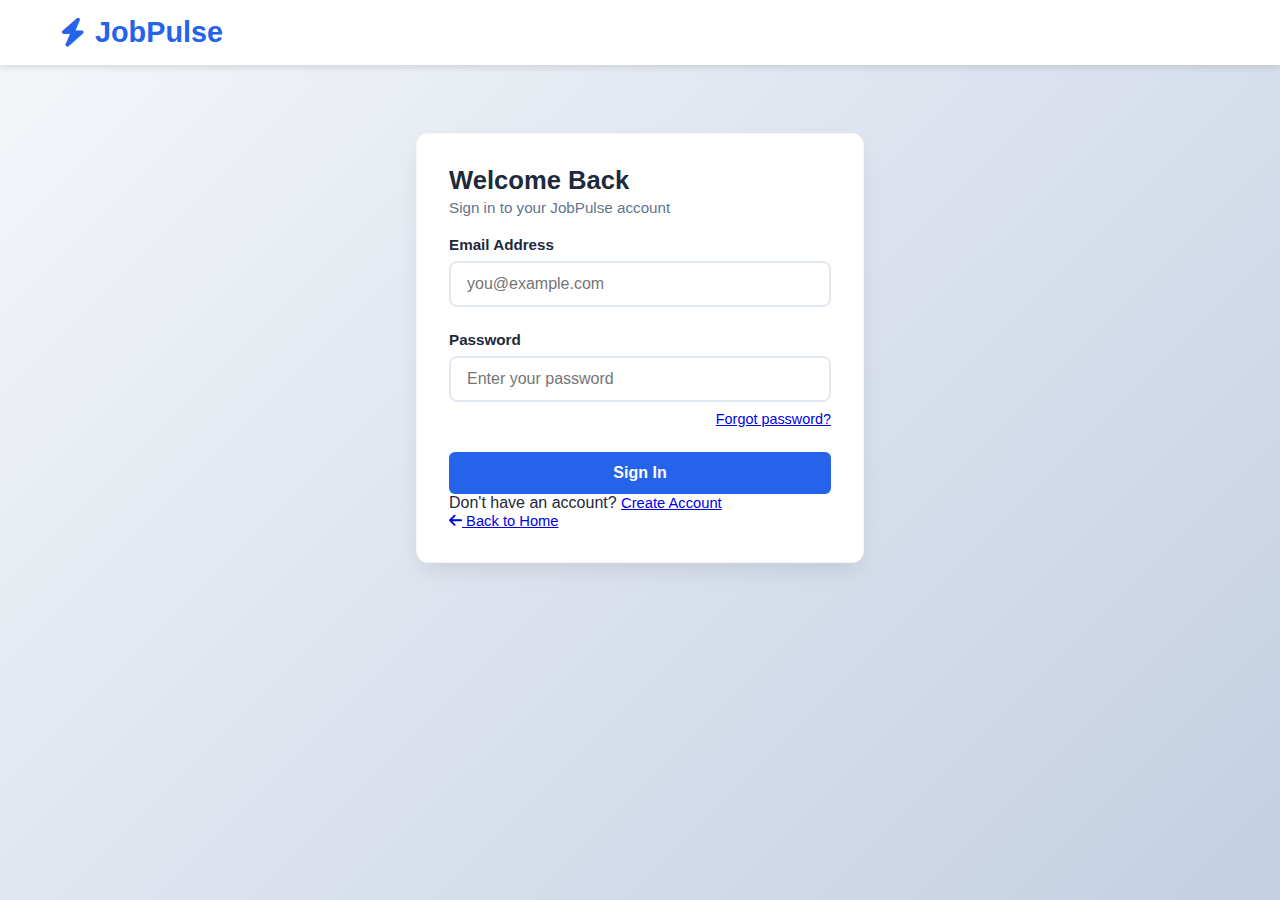
<file: JobPulse-Frontend/job-details.html>
<!-- job-details.html -->
<!DOCTYPE html>
<html lang="en">
  <head>
    <meta charset="UTF-8" />
    <meta name="viewport" content="width=device-width, initial-scale=1.0" />
    <title>Job Details - JobPulse</title>
    <link rel="stylesheet" href="css/style.css" />
    <link
      rel="stylesheet"
      href="https://cdnjs.cloudflare.com/ajax/libs/font-awesome/6.4.0/css/all.min.css"
    />
    <style>
      /* Job Details Page Styles */
      .job-details-container {
        max-width: 1000px;
        margin: 0 auto;
        padding: 2rem 1rem;
      }

      .back-link {
        display: inline-flex;
        align-items: center;
        gap: 0.5rem;
        color: var(--primary);
        text-decoration: none;
        font-weight: 500;
        margin-bottom: 2rem;
      }

      .back-link:hover {
        text-decoration: underline;
      }

      .job-details-card {
        background: white;
        border-radius: 12px;
        padding: 2rem;
        box-shadow: var(--shadow);
        margin-bottom: 2rem;
      }

      .job-header {
        display: flex;
        justify-content: space-between;
        align-items: flex-start;
        margin-bottom: 2rem;
        padding-bottom: 1.5rem;
        border-bottom: 2px solid var(--gray);
      }

      .job-title-section h1 {
        font-size: 2rem;
        color: var(--dark);
        margin-bottom: 0.5rem;
      }

      .job-company {
        font-size: 1.2rem;
        color: var(--primary);
        font-weight: 600;
        margin-bottom: 0.5rem;
      }

      .job-location {
        color: var(--secondary);
        display: flex;
        align-items: center;
        gap: 0.5rem;
        margin-bottom: 1rem;
      }

      .job-meta {
        display: flex;
        flex-wrap: wrap;
        gap: 1rem;
        margin-top: 1rem;
      }

      .job-meta-item {
        display: flex;
        align-items: center;
        gap: 0.5rem;
        color: var(--secondary);
        background: var(--gray);
        padding: 0.5rem 1rem;
        border-radius: 6px;
      }

      .job-salary-section {
        text-align: right;
      }

      .salary-amount {
        font-size: 1.8rem;
        font-weight: 700;
        color: #10b981;
        margin-bottom: 0.5rem;
      }

      .salary-period {
        color: var(--secondary);
        font-size: 0.9rem;
      }

      .job-status-badge {
        display: inline-block;
        padding: 0.25rem 0.75rem;
        border-radius: 20px;
        font-size: 0.8rem;
        font-weight: 600;
        margin-left: 1rem;
      }

      .status-active {
        background: #d1fae5;
        color: #065f46;
      }

      .status-inactive {
        background: #fee2e2;
        color: #991b1b;
      }

      .job-content {
        display: grid;
        grid-template-columns: 2fr 1fr;
        gap: 2rem;
      }

      .job-main-content {
        line-height: 1.6;
      }

      .job-sidebar {
        background: #f8fafc;
        padding: 1.5rem;
        border-radius: 8px;
        border: 1px solid var(--gray);
      }

      .section-title {
        font-size: 1.2rem;
        font-weight: 600;
        color: var(--dark);
        margin: 1.5rem 0 1rem;
        padding-bottom: 0.5rem;
        border-bottom: 2px solid var(--gray);
      }

      .section-title:first-child {
        margin-top: 0;
      }

      .job-description {
        color: var(--dark);
        line-height: 1.8;
        white-space: pre-line;
      }

      .requirements-list,
      .responsibilities-list {
        list-style-type: none;
        padding-left: 0;
      }

      .requirements-list li,
      .responsibilities-list li {
        padding: 0.5rem 0;
        color: var(--dark);
        display: flex;
        align-items: flex-start;
        gap: 0.75rem;
      }

      .requirements-list li:before,
      .responsibilities-list li:before {
        content: "✓";
        color: #10b981;
        font-weight: bold;
        flex-shrink: 0;
      }

      .apply-section {
        background: #f0f9ff;
        padding: 1.5rem;
        border-radius: 8px;
        border: 1px solid #bae6fd;
        margin-top: 2rem;
      }

      .apply-section h3 {
        color: var(--primary);
        margin-bottom: 1rem;
      }

      .application-form {
        display: flex;
        flex-direction: column;
        gap: 1rem;
      }

      .form-group label {
        display: block;
        margin-bottom: 0.5rem;
        color: var(--dark);
        font-weight: 500;
      }

      textarea.form-control {
        width: 100%;
        padding: 0.8rem 1rem;
        border: 2px solid var(--gray);
        border-radius: 6px;
        font-size: 1rem;
        font-family: inherit;
        min-height: 120px;
        resize: vertical;
      }

      textarea.form-control:focus {
        outline: none;
        border-color: var(--primary);
      }

      .file-upload {
        padding: 1rem;
        border: 2px dashed var(--gray);
        border-radius: 6px;
        text-align: center;
        cursor: pointer;
        transition: all 0.3s;
      }

      .file-upload:hover {
        border-color: var(--primary);
        background: #f8fafc;
      }

      .file-upload input {
        display: none;
      }

      .file-upload-label {
        display: flex;
        flex-direction: column;
        align-items: center;
        gap: 0.5rem;
        color: var(--secondary);
      }

      .file-upload-label i {
        font-size: 1.5rem;
        color: var(--primary);
      }

      .application-status {
        padding: 1rem;
        border-radius: 8px;
        text-align: center;
        margin-top: 1rem;
      }

      .status-pending {
        background: #fef3c7;
        color: #92400e;
        border: 1px solid #fde68a;
      }

      .status-reviewed {
        background: #dbeafe;
        color: #1e40af;
        border: 1px solid #bfdbfe;
      }

      .status-shortlisted {
        background: #d1fae5;
        color: #065f46;
        border: 1px solid #a7f3d0;
      }

      .status-accepted {
        background: #10b981;
        color: white;
        border: 1px solid #34d399;
      }

      .status-rejected {
        background: #fee2e2;
        color: #991b1b;
        border: 1px solid #fecaca;
      }

      .recruiter-actions {
        display: flex;
        gap: 1rem;
        margin-top: 1rem;
      }

      .application-card {
        background: white;
        border-radius: 8px;
        padding: 1rem;
        border: 1px solid var(--gray);
        margin-bottom: 1rem;
      }

      .application-header {
        display: flex;
        justify-content: space-between;
        align-items: center;
        margin-bottom: 1rem;
      }

      .applicant-name {
        font-weight: 600;
        color: var(--dark);
      }

      .applicant-email {
        color: var(--secondary);
        font-size: 0.9rem;
      }

      .cover-letter {
        color: var(--dark);
        line-height: 1.6;
        margin: 1rem 0;
      }

      @media (max-width: 768px) {
        .job-content {
          grid-template-columns: 1fr;
        }

        .job-header {
          flex-direction: column;
          gap: 1rem;
        }

        .job-salary-section {
          text-align: left;
          width: 100%;
        }
      }
    </style>
  </head>
  <body>
    <!-- Navbar -->
    <nav class="navbar">
      <div class="container">
        <div class="nav-content">
          <a href="index.html" class="logo">
            <i class="fas fa-bolt"></i>
            <span>JobPulse</span>
          </a>

          <div class="nav-links">
            <a href="index.html">Home</a>
            <a href="jobs.html">Jobs</a>
            <a href="#" id="dashboardLink">Dashboard</a>

            <div id="authButtons">
              <!-- JavaScript se populate hoga -->
            </div>
          </div>
        </div>
      </div>
    </nav>

    <!-- Job Details -->
    <div class="job-details-container">
      <!-- Back Button -->
      <a href="jobs.html" class="back-link">
        <i class="fas fa-arrow-left"></i> Back to Jobs
      </a>

      <!-- Alert Container -->
      <div id="alertContainer"></div>

      <!-- Loading State -->
      <div id="loading" class="loading">
        <i class="fas fa-spinner fa-spin"></i> Loading job details...
      </div>

      <!-- Job Details Content -->
      <div id="jobContent" style="display: none">
        <!-- Content will be loaded here by JavaScript -->
      </div>
    </div>

    <!-- Footer -->
    <footer class="footer">
      <div class="container">
        <div class="footer-content">
          <div class="logo">
            <i class="fas fa-bolt"></i>
            <span>JobPulse</span>
          </div>
          <p>&copy; 2024 JobPulse. All rights reserved.</p>
        </div>
      </div>
    </footer>

    <!-- JavaScript -->
    <script src="js/api.js"></script>
    <script src="js/auth.js"></script>
    <script src="js/jobs.js"></script>
    <script src="js/applications.js"></script>

    <script>
      // Global variables
      let currentJob = null;
      let currentApplication = null;
      let userRole = null;
      let jobId = null;

      // Initialize page
      document.addEventListener("DOMContentLoaded", async function () {
        await initializePage();
      });

      // Initialize the page
      async function initializePage() {
        // Load authentication state
        auth.loadAuthState();

        // Check if user is logged in
        if (!api.isLoggedIn()) {
          window.location.href = "login.html";
          return;
        }

        // Get user role
        const userData = await api.getCurrentUser();
        userRole = userData?.data?.role || null;

        // Setup dashboard link
        setupDashboardLink();

        // Get job ID from URL
        const urlParams = new URLSearchParams(window.location.search);
        jobId = urlParams.get("id");

        if (!jobId) {
          auth.showAlert("No job specified", "error", "alertContainer");
          return;
        }

        // Load job details
        await loadJobDetails(jobId);

        // Check if user has already applied (for job seekers)
        if (userRole === "JOB_SEEKER") {
          await checkExistingApplication(jobId);
        } else if (userRole === "RECRUITER") {
          await loadJobApplications(jobId);
        }
      }

      // Setup dashboard link based on user role
      function setupDashboardLink() {
        const dashboardLink = document.getElementById("dashboardLink");

        if (userRole === "RECRUITER") {
          dashboardLink.textContent = "Recruiter Dashboard";
          dashboardLink.href = "recruiter-dashboard.html";
        } else if (userRole === "JOB_SEEKER") {
          dashboardLink.textContent = "My Applications";
          dashboardLink.href = "my-applications.html";
        } else if (userRole === "ADMIN") {
          dashboardLink.textContent = "Admin Panel";
          dashboardLink.href = "admin-dashboard.html";
        }
      }

      // Load job details
      async function loadJobDetails(jobId) {
        const loading = document.getElementById("loading");
        const jobContent = document.getElementById("jobContent");

        try {
          currentJob = await jobsManager.getJobById(jobId);

          if (!currentJob) {
            auth.showAlert("Job not found", "error", "alertContainer");
            return;
          }

          loading.style.display = "none";
          jobContent.style.display = "block";
          jobContent.innerHTML = generateJobDetailsHTML(currentJob);

          // Setup event listeners for the form
          if (userRole === "JOB_SEEKER" && !currentApplication) {
            document
              .getElementById("applyForm")
              ?.addEventListener("submit", handleApplicationSubmit);
          }
        } catch (error) {
          console.error("Error loading job details:", error);
          loading.innerHTML =
            '<div class="alert alert-error">Failed to load job details</div>';
        }
      }

      // Check if user has already applied
      async function checkExistingApplication(jobId) {
        try {
          const applications = await api.getMyApplications();
          const existingApp = applications.data?.find(
            (app) => app.job?.id == jobId
          );

          if (existingApp) {
            currentApplication = existingApp;
            updateApplicationStatusUI(existingApp);
          }
        } catch (error) {
          console.error("Error checking existing application:", error);
        }
      }

      // Load job applications (for recruiters)
      async function loadJobApplications(jobId) {
        try {
          const response = await api.getJobApplications(jobId);
          if (response.data && response.data.length > 0) {
            displayApplications(response.data);
          }
        } catch (error) {
          console.error("Error loading applications:", error);
        }
      }

      // Generate job details HTML
      function generateJobDetailsHTML(job) {
        const isActive = job.active !== false;
        const isJobSeeker = userRole === "JOB_SEEKER";
        const isRecruiter = userRole === "RECRUITER";

        // Format salary
        const formattedSalary = job.salary
          ? `$${job.salary.toLocaleString()}`
          : "Negotiable";

        // Format deadline
        let deadlineInfo = "";
        if (job.deadline) {
          const deadlineDate = new Date(job.deadline);
          const today = new Date();
          const daysLeft = Math.ceil(
            (deadlineDate - today) / (1000 * 60 * 60 * 24)
          );

          if (daysLeft > 0) {
            deadlineInfo = `
                        <div class="job-meta-item">
                            <i class="fas fa-clock"></i>
                            <span>Apply within ${daysLeft} days</span>
                        </div>
                    `;
          } else {
            deadlineInfo = `
                        <div class="job-meta-item" style="background: #fee2e2; color: #991b1b;">
                            <i class="fas fa-exclamation-circle"></i>
                            <span>Deadline passed</span>
                        </div>
                    `;
          }
        }

        // Application section based on user role
        let applicationSection = "";

        if (isJobSeeker) {
          if (currentApplication) {
            // Already applied
            applicationSection =
              generateApplicationStatusHTML(currentApplication);
          } else if (isActive) {
            // Can apply
            applicationSection = generateApplyFormHTML();
          } else {
            // Job closed
            applicationSection = `
                        <div class="apply-section">
                            <h3>Job Closed</h3>
                            <p>This job is no longer accepting applications.</p>
                        </div>
                    `;
          }
        } else if (isRecruiter) {
          // Recruiter view
          applicationSection = generateRecruiterViewHTML();
        }

        return `
                <div class="job-details-card">
                    <div class="job-header">
                        <div class="job-title-section">
                            <h1>
                                ${job.title}
                                <span class="job-status-badge ${
                                  isActive ? "status-active" : "status-inactive"
                                }">
                                    ${isActive ? "ACTIVE" : "CLOSED"}
                                </span>
                            </h1>
                            <p class="job-company">${job.company}</p>
                            <p class="job-location">
                                <i class="fas fa-map-marker-alt"></i> ${
                                  job.location
                                }
                            </p>
                            
                            <div class="job-meta">
                                <div class="job-meta-item">
                                    <i class="fas fa-briefcase"></i>
                                    <span>${
                                      job.jobType
                                        ? job.jobType.replace("_", " ")
                                        : "Full Time"
                                    }</span>
                                </div>
                                <div class="job-meta-item">
                                    <i class="fas fa-chart-line"></i>
                                    <span>${
                                      job.experienceLevel
                                        ? job.experienceLevel.replace("_", " ")
                                        : "Any Level"
                                    }</span>
                                </div>
                                ${deadlineInfo}
                            </div>
                        </div>
                        
                        <div class="job-salary-section">
                            <div class="salary-amount">${formattedSalary}</div>
                            <div class="salary-period">Annual Salary</div>
                            ${
                              job.applicationCount
                                ? `
                                <div style="margin-top: 1rem; font-size: 0.9rem; color: var(--secondary);">
                                    <i class="fas fa-users"></i> ${job.applicationCount} applicants
                                </div>
                            `
                                : ""
                            }
                        </div>
                    </div>
                    
                    <div class="job-content">
                        <div class="job-main-content">
                            <h3 class="section-title">Job Description</h3>
                            <div class="job-description">${
                              job.description || "No description provided."
                            }</div>
                            
                            ${
                              job.requirements
                                ? `
                                <h3 class="section-title">Requirements</h3>
                                <ul class="requirements-list">
                                    ${job.requirements
                                      .split("\n")
                                      .map((req) => `<li>${req.trim()}</li>`)
                                      .join("")}
                                </ul>
                            `
                                : ""
                            }
                            
                            ${
                              job.responsibilities
                                ? `
                                <h3 class="section-title">Responsibilities</h3>
                                <ul class="responsibilities-list">
                                    ${job.responsibilities
                                      .split("\n")
                                      .map((resp) => `<li>${resp.trim()}</li>`)
                                      .join("")}
                                </ul>
                            `
                                : ""
                            }
                        </div>
                        
                        <div class="job-sidebar">
                            <h3 class="section-title">Job Information</h3>
                            <div style="display: flex; flex-direction: column; gap: 1rem;">
                                <div>
                                    <strong>Company:</strong><br>
                                    ${job.company}
                                </div>
                                <div>
                                    <strong>Location:</strong><br>
                                    ${job.location}
                                </div>
                                <div>
                                    <strong>Job Type:</strong><br>
                                    ${
                                      job.jobType
                                        ? job.jobType.replace("_", " ")
                                        : "Not specified"
                                    }
                                </div>
                                <div>
                                    <strong>Experience:</strong><br>
                                    ${
                                      job.experienceLevel
                                        ? job.experienceLevel.replace("_", " ")
                                        : "Not specified"
                                    }
                                </div>
                                ${
                                  job.deadline
                                    ? `
                                    <div>
                                        <strong>Deadline:</strong><br>
                                        ${new Date(
                                          job.deadline
                                        ).toLocaleDateString()}
                                    </div>
                                `
                                    : ""
                                }
                                <div>
                                    <strong>Posted by:</strong><br>
                                    ${job.postedBy || "Recruiter"}
                                </div>
                                <div>
                                    <strong>Posted on:</strong><br>
                                    ${new Date(
                                      job.createdAt
                                    ).toLocaleDateString()}
                                </div>
                            </div>
                        </div>
                    </div>
                    
                    ${applicationSection}
                </div>
                
                <!-- Applications List (for recruiters) -->
                <div id="applicationsList" style="display: none;"></div>
            `;
      }

      // Generate application status HTML
      function generateApplicationStatusHTML(application) {
        const statusColors = {
          PENDING: "status-pending",
          REVIEWED: "status-reviewed",
          SHORTLISTED: "status-shortlisted",
          ACCEPTED: "status-accepted",
          REJECTED: "status-rejected",
        };

        const statusText = {
          PENDING: "Pending Review",
          REVIEWED: "Under Review",
          SHORTLISTED: "Shortlisted",
          ACCEPTED: "Accepted 🎉",
          REJECTED: "Rejected",
        };

        return `
                <div class="apply-section">
                    <h3>Your Application Status</h3>
                    <div class="application-status ${
                      statusColors[application.status]
                    }">
                        <h4>${statusText[application.status]}</h4>
                        <p>Applied on: ${new Date(
                          application.appliedDate
                        ).toLocaleDateString()}</p>
                        ${
                          application.coverLetter
                            ? `
                            <p style="margin-top: 1rem; text-align: left;">
                                <strong>Your Cover Letter:</strong><br>
                                ${application.coverLetter}
                            </p>
                        `
                            : ""
                        }
                    </div>
                    
                    ${
                      application.status === "PENDING"
                        ? `
                        <div style="margin-top: 1rem; text-align: center;">
                            <button onclick="withdrawApplication(${application.id})" class="btn btn-danger">
                                <i class="fas fa-times"></i> Withdraw Application
                            </button>
                        </div>
                    `
                        : ""
                    }
                </div>
            `;
      }

      // Generate apply form HTML
      function generateApplyFormHTML() {
        const userData = JSON.parse(localStorage.getItem("userData"));
        const hasResume = userData?.data?.resumeUrl;

        return `
                <div class="apply-section">
                    <h3>Apply for this Position</h3>
                    <form id="applyForm" class="application-form">
                        <div class="form-group">
                            <label for="coverLetter">Cover Letter (Optional)</label>
                            <textarea 
                                id="coverLetter" 
                                class="form-control" 
                                placeholder="Tell us why you're interested in this position..."
                                rows="4"
                            ></textarea>
                        </div>
                        
                        <div class="form-group">
                            <label>Resume</label>
                            ${
                              hasResume
                                ? `
                                <div style="padding: 1rem; background: #d1fae5; border-radius: 6px; color: #065f46;">
                                    <i class="fas fa-check-circle"></i> Using your uploaded resume
                                </div>
                            `
                                : `
                                <div class="file-upload">
                                    <label class="file-upload-label" onclick="document.getElementById('resumeUpload').click()">
                                        <i class="fas fa-cloud-upload-alt"></i>
                                        <span>Upload Resume (PDF/DOC)</span>
                                        <span style="font-size: 0.8rem;">Click to browse files</span>
                                    </label>
                                    <input type="file" id="resumeUpload" accept=".pdf,.doc,.docx">
                                </div>
                                <p style="font-size: 0.9rem; color: var(--secondary); margin-top: 0.5rem;">
                                    You can also upload a resume from your <a href="profile.html">profile page</a>
                                </p>
                            `
                            }
                        </div>
                        
                        <button type="submit" class="btn btn-primary">
                            <i class="fas fa-paper-plane"></i> Submit Application
                        </button>
                    </form>
                </div>
            `;
      }

      // Generate recruiter view HTML
      function generateRecruiterViewHTML() {
        return `
                <div class="apply-section">
                    <h3><i class="fas fa-chart-bar"></i> Recruiter Dashboard</h3>
                    <div style="display: flex; gap: 1rem; margin-top: 1rem;">
                        <button onclick="loadJobApplications(${jobId})" class="btn btn-primary">
                            <i class="fas fa-sync"></i> Refresh Applications
                        </button>
                        <button onclick="toggleJobStatus(${jobId})" class="btn ${
          currentJob.active ? "btn-danger" : "btn-success"
        }">
                            <i class="fas fa-power-off"></i> ${
                              currentJob.active
                                ? "Deactivate Job"
                                : "Activate Job"
                            }
                        </button>
                        <a href="recruiter-dashboard.html" class="btn btn-outline">
                            <i class="fas fa-tachometer-alt"></i> Full Dashboard
                        </a>
                    </div>
                </div>
            `;
      }

      // Handle application submit
      async function handleApplicationSubmit(event) {
        event.preventDefault();

        const coverLetter = document.getElementById("coverLetter").value;
        const applyBtn = event.target.querySelector('button[type="submit"]');
        const originalText = applyBtn.innerHTML;

        // Show loading
        applyBtn.innerHTML =
          '<i class="fas fa-spinner fa-spin"></i> Submitting...';
        applyBtn.disabled = true;

        try {
          const response = await applicationsManager.applyForJob(
            jobId,
            coverLetter
          );

          if (response.success) {
            auth.showAlert(
              "Application submitted successfully!",
              "success",
              "alertContainer"
            );
            currentApplication = response.data;
            document.getElementById("jobContent").innerHTML =
              generateJobDetailsHTML(currentJob);
          }
        } catch (error) {
          console.error("Error submitting application:", error);
          auth.showAlert(
            error.message || "Failed to submit application",
            "error",
            "alertContainer"
          );

          // Reset button
          applyBtn.innerHTML = originalText;
          applyBtn.disabled = false;
        }
      }

      // Update application status UI
      function updateApplicationStatusUI(application) {
        const applySection = document.querySelector(".apply-section");
        if (applySection) {
          applySection.innerHTML = generateApplicationStatusHTML(application);
        }
      }

      // Display applications (for recruiters)
      function displayApplications(applications) {
        const applicationsList = document.getElementById("applicationsList");
        applicationsList.style.display = "block";

        applicationsList.innerHTML = `
                <div class="job-details-card">
                    <h3 style="margin-bottom: 1.5rem;">
                        <i class="fas fa-users"></i> Applications (${
                          applications.length
                        })
                    </h3>
                    ${applications
                      .map((app) => generateApplicationCardHTML(app))
                      .join("")}
                </div>
            `;
      }

      // Generate application card HTML
      function generateApplicationCardHTML(application) {
        const statusColors = {
          PENDING: "#fef3c7",
          REVIEWED: "#dbeafe",
          SHORTLISTED: "#d1fae5",
          ACCEPTED: "#10b981",
          REJECTED: "#fee2e2",
        };

        return `
                <div class="application-card">
                    <div class="application-header">
                        <div>
                            <div class="applicant-name">${
                              application.applicant?.fullName || "Applicant"
                            }</div>
                            <div class="applicant-email">${
                              application.applicant?.email || ""
                            }</div>
                        </div>
                        <div style="display: flex; align-items: center; gap: 1rem;">
                            <span style="padding: 0.25rem 0.75rem; border-radius: 20px; background: ${
                              statusColors[application.status]
                            }; 
                                  color: ${
                                    application.status === "ACCEPTED"
                                      ? "white"
                                      : "var(--dark)"
                                  }; font-size: 0.8rem;">
                                ${application.status}
                            </span>
                            <button onclick="updateApplicationStatus(${
                              application.id
                            })" class="btn btn-sm btn-primary">
                                <i class="fas fa-edit"></i> Update
                            </button>
                        </div>
                    </div>
                    
                    ${
                      application.coverLetter
                        ? `
                        <div class="cover-letter">
                            <strong>Cover Letter:</strong><br>
                            ${application.coverLetter}
                        </div>
                    `
                        : ""
                    }
                    
                    <div style="font-size: 0.9rem; color: var(--secondary);">
                        Applied: ${new Date(
                          application.appliedDate
                        ).toLocaleDateString()}
                    </div>
                </div>
            `;
      }

      // Withdraw application
      async function withdrawApplication(applicationId) {
        if (!confirm("Are you sure you want to withdraw your application?"))
          return;

        try {
          await applicationsManager.withdrawApplication(applicationId);
          auth.showAlert(
            "Application withdrawn successfully",
            "success",
            "alertContainer"
          );
          currentApplication = null;
          document.getElementById("jobContent").innerHTML =
            generateJobDetailsHTML(currentJob);
        } catch (error) {
          console.error("Error withdrawing application:", error);
          auth.showAlert(
            error.message || "Failed to withdraw application",
            "error",
            "alertContainer"
          );
        }
      }

      // Toggle job status (for recruiters)
      async function toggleJobStatus(jobId) {
        try {
          const response = await api.toggleJobStatus(jobId);
          auth.showAlert(
            `Job ${
              response.data.active ? "activated" : "deactivated"
            } successfully`,
            "success",
            "alertContainer"
          );
          currentJob.active = response.data.active;
          document.getElementById("jobContent").innerHTML =
            generateJobDetailsHTML(currentJob);
        } catch (error) {
          console.error("Error toggling job status:", error);
          auth.showAlert(
            "Failed to update job status",
            "error",
            "alertContainer"
          );
        }
      }

      // Update application status (for recruiters)
      async function updateApplicationStatus(applicationId) {
        const newStatus = prompt(
          "Enter new status (PENDING, REVIEWED, SHORTLISTED, ACCEPTED, REJECTED):"
        );
        if (!newStatus) return;

        try {
          await applicationsManager.updateApplicationStatus(
            applicationId,
            newStatus
          );
          auth.showAlert(
            "Application status updated",
            "success",
            "alertContainer"
          );
          loadJobApplications(jobId);
        } catch (error) {
          console.error("Error updating application:", error);
          auth.showAlert(
            "Failed to update application",
            "error",
            "alertContainer"
          );
        }
      }
    </script>
  </body>
</html>
</file>
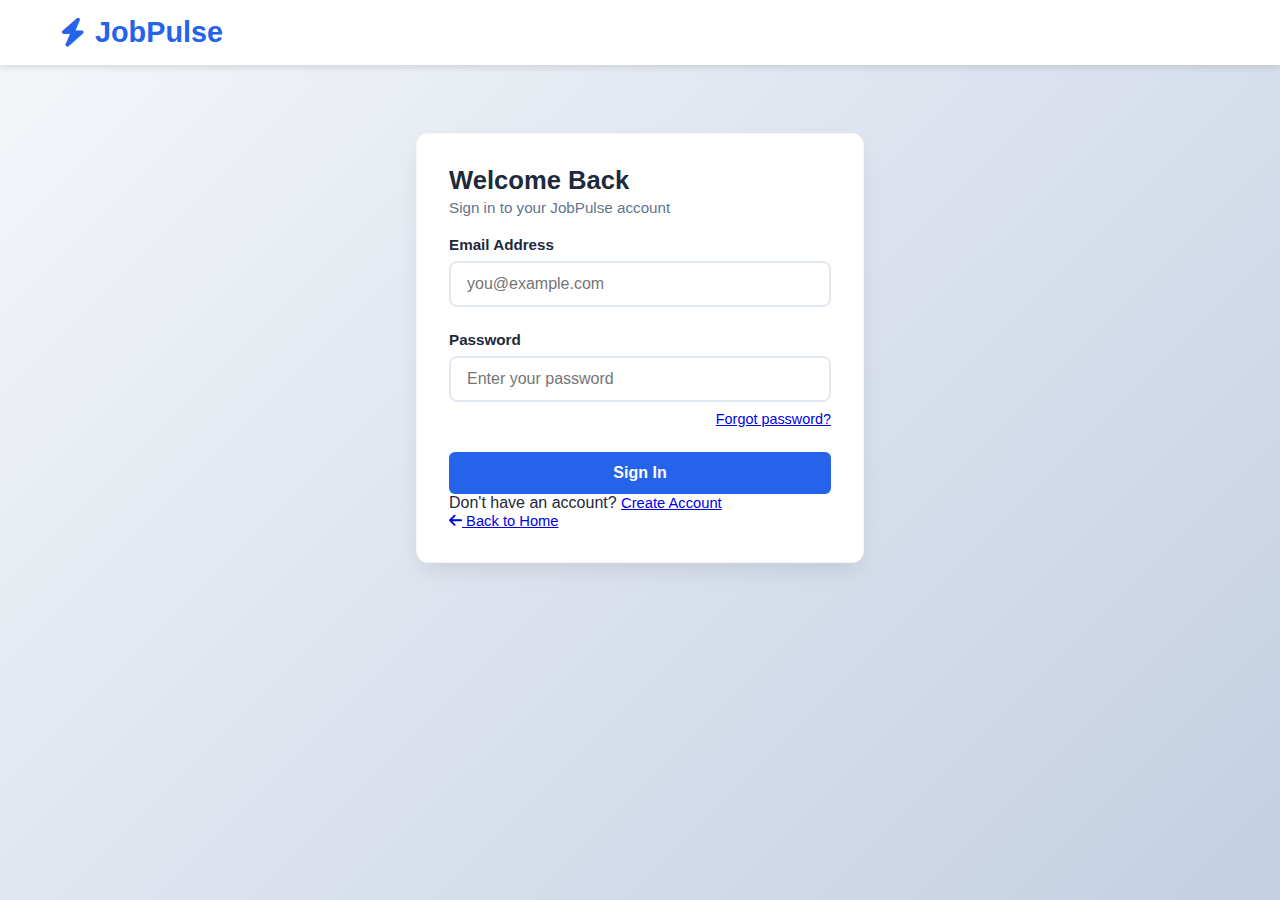
<file: JobPulse-Frontend/login.html>
<!-- login.html -->
<!DOCTYPE html>
<html lang="en">
  <head>
    <meta charset="UTF-8" />
    <meta name="viewport" content="width=device-width, initial-scale=1.0" />
    <title>Login - JobPulse</title>
    <link rel="stylesheet" href="css/style.css" />
    <link
      rel="stylesheet"
      href="https://cdnjs.cloudflare.com/ajax/libs/font-awesome/6.4.0/css/all.min.css"
    />
  </head>
  <body>
    <!-- Simple Navbar -->
    <nav class="navbar">
      <div class="container">
        <a href="index.html" class="logo">
          <i class="fas fa-bolt"></i>
          <span>JobPulse</span>
        </a>
      </div>
    </nav>

    <!-- Login Form -->
    <div class="auth-container">
      <div class="auth-card">
        <div class="auth-header">
          <h2>Welcome Back</h2>
          <p>Sign in to your JobPulse account</p>
        </div>

        <!-- Alert Container -->
        <div id="alertContainer"></div>

        <form id="loginForm">
          <div class="form-group">
            <label for="email">Email Address</label>
            <input
              type="email"
              id="email"
              class="form-control"
              placeholder="you@example.com"
              required
            />
          </div>

          <div class="form-group">
            <label for="password">Password</label>
            <input
              type="password"
              id="password"
              class="form-control"
              placeholder="Enter your password"
              required
            />
            <div style="text-align: right; margin-top: 0.5rem">
              <a href="#" class="link" style="font-size: 0.9rem">
                Forgot password?
              </a>
            </div>
          </div>

          <button type="submit" class="btn btn-primary" style="width: 100%">
            <span id="loginBtnText">Sign In</span>
            <span id="loginSpinner" style="display: none">
              <i class="fas fa-spinner fa-spin"></i>
            </span>
          </button>
        </form>

        <div class="text-center mt-3">
          <p>
            Don't have an account?
            <a href="register.html" class="link">Create Account</a>
          </p>
        </div>

        <div class="text-center mt-3">
          <a href="index.html" class="link">
            <i class="fas fa-arrow-left"></i> Back to Home
          </a>
        </div>
      </div>
    </div>

    <!-- JavaScript -->
    <script src="js/api.js"></script>
    <script src="js/auth.js"></script>

    <script>
      document
        .getElementById("loginForm")
        .addEventListener("submit", async function (e) {
          e.preventDefault();

          const email = document.getElementById("email").value.trim();
          const password = document.getElementById("password").value;
          const btnText = document.getElementById("loginBtnText");
          const spinner = document.getElementById("loginSpinner");

          // Show loading state
          btnText.style.display = "none";
          spinner.style.display = "inline-block";

          try {
            const response = await api.login({
              email: email,
              password: password,
            });

            // Redirect based on role
            const userData = await api.getCurrentUser();
            if (userData && userData.data) {
              const role = userData.data.role;

              if (role === "RECRUITER") {
                window.location.href = "recruiter-dashboard.html";
              } else if (role === "JOB_SEEKER") {
                window.location.href = "jobs.html";
              } else if (role === "ADMIN") {
                window.location.href = "admin-dashboard.html";
              } else {
                window.location.href = "index.html";
              }
            }
          } catch (error) {
            console.error("Login error:", error);
            auth.showAlert(
              "Invalid email or password. Please try again.",
              "error"
            );

            // Reset loading state
            btnText.style.display = "inline-block";
            spinner.style.display = "none";
          }
        });

      // Check if already logged in
      document.addEventListener("DOMContentLoaded", function () {
        if (api.isLoggedIn()) {
          // Redirect based on role
          api.getCurrentUser().then((userData) => {
            if (userData && userData.data) {
              const role = userData.data.role;

              if (role === "RECRUITER") {
                window.location.href = "recruiter-dashboard.html";
              } else if (role === "JOB_SEEKER") {
                window.location.href = "jobs.html";
              } else {
                window.location.href = "index.html";
              }
            }
          });
        }
      });
    </script>
  </body>
</html>
</file>
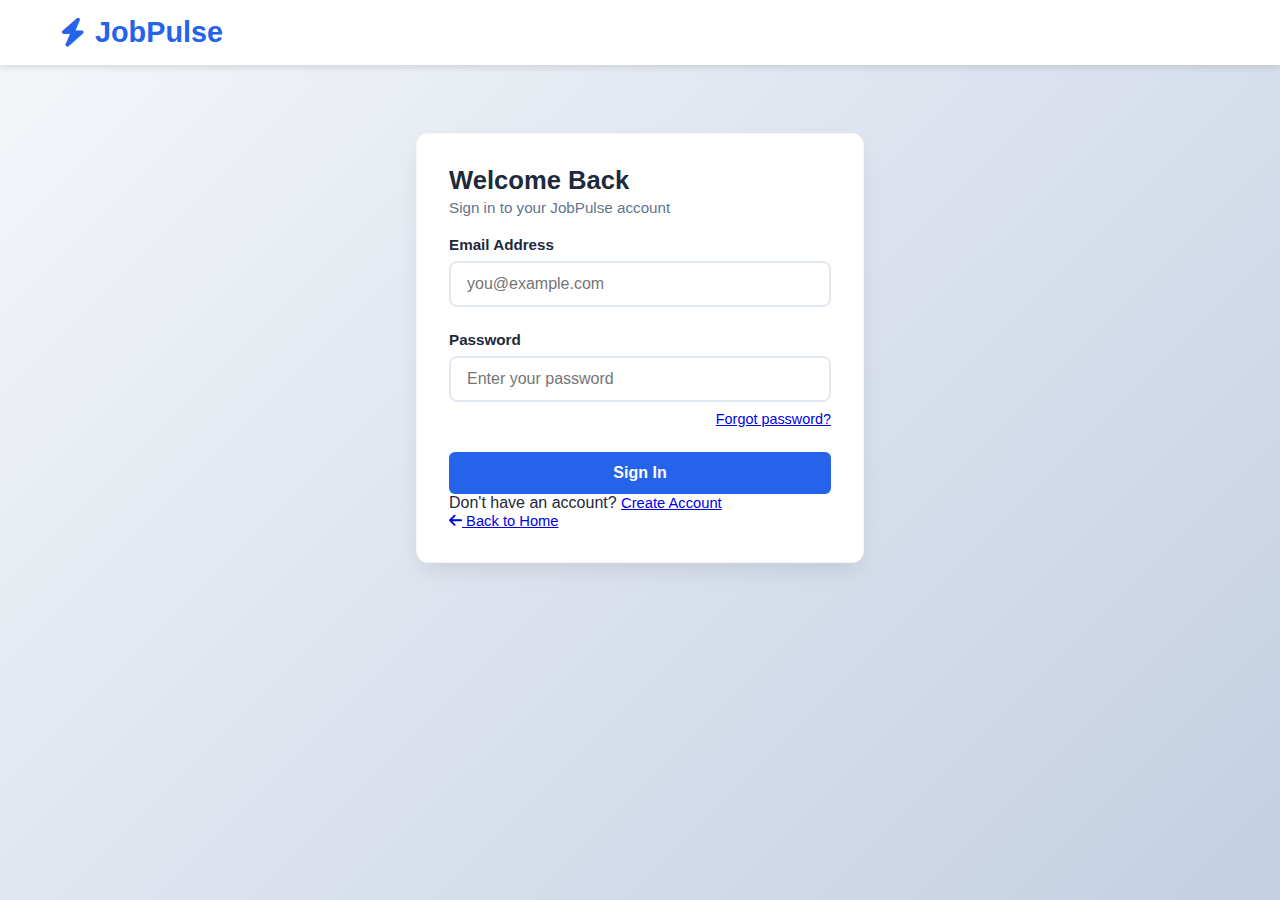
<file: JobPulse-Frontend/my-applications.html>
<!-- my-applications.html -->
<!DOCTYPE html>
<html lang="en">
  <head>
    <meta charset="UTF-8" />
    <meta name="viewport" content="width=device-width, initial-scale=1.0" />
    <title>My Applications - JobPulse</title>
    <link rel="stylesheet" href="css/style.css" />
    <link
      rel="stylesheet"
      href="https://cdnjs.cloudflare.com/ajax/libs/font-awesome/6.4.0/css/all.min.css"
    />
    <style>
      .applications-container {
        max-width: 1000px;
        margin: 0 auto;
        padding: 2rem 1rem;
      }

      .page-header {
        margin-bottom: 2rem;
      }

      .page-header h1 {
        font-size: 2rem;
        color: var(--dark);
        margin-bottom: 0.5rem;
      }

      .page-header p {
        color: var(--secondary);
      }

      .applications-list {
        display: flex;
        flex-direction: column;
        gap: 1rem;
      }

      .application-item {
        background: white;
        border-radius: 12px;
        padding: 1.5rem;
        box-shadow: var(--shadow);
        border: 1px solid var(--gray);
        transition: all 0.3s;
      }

      .application-item:hover {
        transform: translateY(-2px);
        box-shadow: 0 8px 16px rgba(0, 0, 0, 0.1);
      }

      .application-header {
        display: flex;
        justify-content: space-between;
        align-items: flex-start;
        margin-bottom: 1rem;
      }

      .job-info h3 {
        font-size: 1.2rem;
        color: var(--dark);
        margin-bottom: 0.5rem;
      }

      .job-info .company {
        color: var(--primary);
        font-weight: 500;
        margin-bottom: 0.25rem;
      }

      .job-info .location {
        color: var(--secondary);
        font-size: 0.9rem;
        display: flex;
        align-items: center;
        gap: 0.5rem;
      }

      .application-status {
        padding: 0.5rem 1rem;
        border-radius: 20px;
        font-size: 0.8rem;
        font-weight: 600;
      }

      .status-pending {
        background: #fef3c7;
        color: #92400e;
      }
      .status-reviewed {
        background: #dbeafe;
        color: #1e40af;
      }
      .status-shortlisted {
        background: #d1fae5;
        color: #065f46;
      }
      .status-accepted {
        background: #10b981;
        color: white;
      }
      .status-rejected {
        background: #fee2e2;
        color: #991b1b;
      }

      .application-details {
        margin: 1rem 0;
        padding: 1rem;
        background: #f8fafc;
        border-radius: 8px;
      }

      .application-details p {
        margin-bottom: 0.5rem;
        color: var(--dark);
      }

      .application-actions {
        display: flex;
        gap: 1rem;
        margin-top: 1rem;
      }

      .empty-state {
        text-align: center;
        padding: 4rem 2rem;
        color: var(--secondary);
      }

      .empty-state i {
        font-size: 3rem;
        color: #ccc;
        margin-bottom: 1rem;
      }

      .stats-cards {
        display: grid;
        grid-template-columns: repeat(auto-fit, minmax(200px, 1fr));
        gap: 1rem;
        margin-bottom: 2rem;
      }

      .stat-card {
        background: white;
        padding: 1.5rem;
        border-radius: 12px;
        box-shadow: var(--shadow);
        text-align: center;
      }

      .stat-value {
        font-size: 2rem;
        font-weight: 700;
        color: var(--primary);
        margin-bottom: 0.5rem;
      }

      .stat-label {
        color: var(--secondary);
        font-size: 0.9rem;
      }
    </style>
  </head>
  <body>
    <!-- Navbar -->
    <nav class="navbar">
      <div class="container">
        <div class="nav-content">
          <a href="index.html" class="logo">
            <i class="fas fa-bolt"></i>
            <span>JobPulse</span>
          </a>

          <div class="nav-links">
            <a href="index.html">Home</a>
            <a href="jobs.html">Jobs</a>
            <a href="my-applications.html" class="active">My Applications</a>

            <div id="authButtons">
              <!-- JavaScript se populate hoga -->
            </div>
          </div>
        </div>
      </div>
    </nav>

    <!-- Applications Content -->
    <div class="applications-container">
      <!-- Page Header -->
      <div class="page-header">
        <h1>My Job Applications</h1>
        <p>Track the status of all your job applications in one place</p>
      </div>

      <!-- Alert Container -->
      <div id="alertContainer"></div>

      <!-- Loading State -->
      <div id="loading" class="loading">
        <i class="fas fa-spinner fa-spin"></i> Loading your applications...
      </div>

      <!-- Applications List -->
      <div id="applicationsContent" style="display: none">
        <div id="statsSection" style="display: none"></div>
        <div id="applicationsList" class="applications-list"></div>
      </div>

      <!-- Empty State -->
      <div id="emptyState" class="empty-state" style="display: none">
        <i class="fas fa-file-alt"></i>
        <h3>No applications yet</h3>
        <p>You haven't applied for any jobs yet.</p>
        <a href="jobs.html" class="btn btn-primary mt-3">
          <i class="fas fa-search"></i> Browse Jobs
        </a>
      </div>
    </div>

    <!-- Footer -->
    <footer class="footer">
      <div class="container">
        <div class="footer-content">
          <div class="logo">
            <i class="fas fa-bolt"></i>
            <span>JobPulse</span>
          </div>
          <p>&copy; 2024 JobPulse. All rights reserved.</p>
        </div>
      </div>
    </footer>

    <!-- JavaScript -->
    <script src="js/api.js"></script>
    <script src="js/auth.js"></script>
    <script src="js/applications.js"></script>

    <script>
      // Initialize page
      document.addEventListener("DOMContentLoaded", async function () {
        await initializePage();
      });

      // Initialize the page
      async function initializePage() {
        // Load authentication state
        auth.loadAuthState();

        // Check if user is logged in
        if (!api.isLoggedIn()) {
          window.location.href = "login.html";
          return;
        }

        // Check if user is a job seeker
        const userData = await api.getCurrentUser();
        const userRole = userData?.data?.role;

        if (userRole !== "JOB_SEEKER") {
          window.location.href = "index.html";
          return;
        }

        // Load applications
        await loadApplications();
      }

      // Load applications
      async function loadApplications() {
        const loading = document.getElementById("loading");
        const applicationsContent = document.getElementById(
          "applicationsContent"
        );
        const emptyState = document.getElementById("emptyState");

        try {
          const applications = await applicationsManager.getMyApplications();

          loading.style.display = "none";

          if (applications.length === 0) {
            emptyState.style.display = "block";
            return;
          }

          applicationsContent.style.display = "block";

          // Show stats
          displayStats(applications);

          // Show applications
          displayApplications(applications);
        } catch (error) {
          console.error("Error loading applications:", error);
          loading.innerHTML =
            '<div class="alert alert-error">Failed to load applications</div>';
        }
      }

      // Display statistics
      function displayStats(applications) {
        const statsSection = document.getElementById("statsSection");

        // Count applications by status
        const stats = {
          total: applications.length,
          pending: applications.filter((app) => app.status === "PENDING")
            .length,
          reviewed: applications.filter((app) => app.status === "REVIEWED")
            .length,
          shortlisted: applications.filter(
            (app) => app.status === "SHORTLISTED"
          ).length,
          accepted: applications.filter((app) => app.status === "ACCEPTED")
            .length,
          rejected: applications.filter((app) => app.status === "REJECTED")
            .length,
        };

        statsSection.style.display = "block";
        statsSection.innerHTML = `
                <div class="stats-cards">
                    <div class="stat-card">
                        <div class="stat-value">${stats.total}</div>
                        <div class="stat-label">Total Applications</div>
                    </div>
                    <div class="stat-card">
                        <div class="stat-value">${stats.pending}</div>
                        <div class="stat-label">Pending Review</div>
                    </div>
                    <div class="stat-card">
                        <div class="stat-value">${stats.shortlisted}</div>
                        <div class="stat-label">Shortlisted</div>
                    </div>
                    <div class="stat-card">
                        <div class="stat-value">${stats.accepted}</div>
                        <div class="stat-label">Accepted</div>
                    </div>
                </div>
            `;
      }

      // Display applications
      function displayApplications(applications) {
        const applicationsList = document.getElementById("applicationsList");

        applicationsList.innerHTML = applications
          .map(
            (application) => `
                <div class="application-item">
                    <div class="application-header">
                        <div class="job-info">
                            <h3>${application.job?.title || "Job Title"}</h3>
                            <p class="company">${
                              application.job?.company || "Company"
                            }</p>
                            <p class="location">
                                <i class="fas fa-map-marker-alt"></i>
                                ${
                                  application.job?.location ||
                                  "Location not specified"
                                }
                            </p>
                        </div>
                        <div class="application-status status-${application.status.toLowerCase()}">
                            ${application.status}
                        </div>
                    </div>
                    
                    <div class="application-details">
                        <p><strong>Applied on:</strong> ${new Date(
                          application.appliedDate
                        ).toLocaleDateString()}</p>
                        ${
                          application.reviewedDate
                            ? `
                            <p><strong>Last reviewed:</strong> ${new Date(
                              application.reviewedDate
                            ).toLocaleDateString()}</p>
                        `
                            : ""
                        }
                        ${
                          application.coverLetter
                            ? `
                            <p><strong>Cover Letter:</strong> ${application.coverLetter.substring(
                              0,
                              100
                            )}...</p>
                        `
                            : ""
                        }
                    </div>
                    
                    <div class="application-actions">
                        <button onclick="viewJobDetails(${
                          application.job?.id
                        })" class="btn btn-primary">
                            <i class="fas fa-eye"></i> View Job
                        </button>
                        ${
                          application.status === "PENDING"
                            ? `
                            <button onclick="withdrawApplication(${application.id})" class="btn btn-danger">
                                <i class="fas fa-times"></i> Withdraw
                            </button>
                        `
                            : ""
                        }
                    </div>
                </div>
            `
          )
          .join("");
      }

      // View job details
      function viewJobDetails(jobId) {
        window.location.href = `job-details.html?id=${jobId}`;
      }

      // Withdraw application
      async function withdrawApplication(applicationId) {
        if (!confirm("Are you sure you want to withdraw this application?"))
          return;

        try {
          await applicationsManager.withdrawApplication(applicationId);
          auth.showAlert(
            "Application withdrawn successfully",
            "success",
            "alertContainer"
          );
          await loadApplications();
        } catch (error) {
          console.error("Error withdrawing application:", error);
          auth.showAlert(
            error.message || "Failed to withdraw application",
            "error",
            "alertContainer"
          );
        }
      }
    </script>
  </body>
</html>
</file>
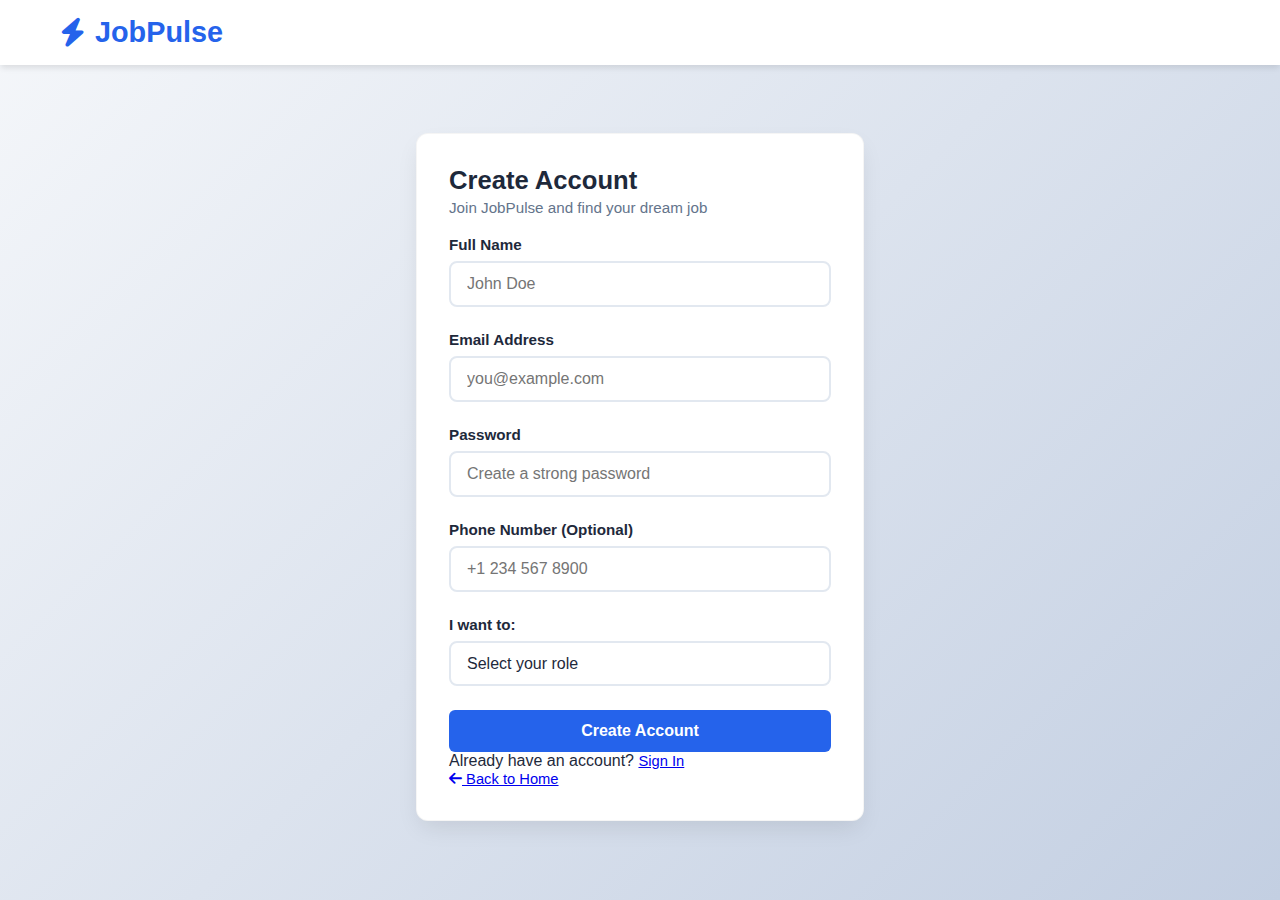
<file: JobPulse-Frontend/register.html>
<!-- register.html -->
<!DOCTYPE html>
<html lang="en">
  <head>
    <meta charset="UTF-8" />
    <meta name="viewport" content="width=device-width, initial-scale=1.0" />
    <title>Register - JobPulse</title>
    <link rel="stylesheet" href="css/style.css" />
    <link
      rel="stylesheet"
      href="https://cdnjs.cloudflare.com/ajax/libs/font-awesome/6.4.0/css/all.min.css"
    />
  </head>
  <body>
    <!-- Simple Navbar -->
    <nav class="navbar">
      <div class="container">
        <a href="index.html" class="logo">
          <i class="fas fa-bolt"></i>
          <span>JobPulse</span>
        </a>
      </div>
    </nav>

    <!-- Register Form -->
    <div class="auth-container">
      <div class="auth-card">
        <div class="auth-header">
          <h2>Create Account</h2>
          <p>Join JobPulse and find your dream job</p>
        </div>

        <!-- Alert Container -->
        <div id="alertContainer"></div>

        <form id="registerForm">
          <div class="form-group">
            <label for="fullName">Full Name</label>
            <input
              type="text"
              id="fullName"
              class="form-control"
              placeholder="John Doe"
              required
            />
          </div>

          <div class="form-group">
            <label for="email">Email Address</label>
            <input
              type="email"
              id="email"
              class="form-control"
              placeholder="you@example.com"
              required
            />
          </div>

          <div class="form-group">
            <label for="password">Password</label>
            <input
              type="password"
              id="password"
              class="form-control"
              placeholder="Create a strong password"
              minlength="6"
              required
            />
          </div>

          <div class="form-group">
            <label for="phone">Phone Number (Optional)</label>
            <input
              type="tel"
              id="phone"
              class="form-control"
              placeholder="+1 234 567 8900"
            />
          </div>

          <div class="form-group">
            <label for="role">I want to:</label>
            <select id="role" class="form-control" required>
              <option value="">Select your role</option>
              <option value="JOB_SEEKER">Find a Job</option>
              <option value="RECRUITER">Hire Talent</option>
            </select>
          </div>

          <button type="submit" class="btn btn-primary" style="width: 100%">
            <span id="registerBtnText">Create Account</span>
            <span id="registerSpinner" style="display: none">
              <i class="fas fa-spinner fa-spin"></i>
            </span>
          </button>
        </form>

        <div class="text-center mt-3">
          <p>
            Already have an account?
            <a href="login.html" class="link">Sign In</a>
          </p>
        </div>

        <div class="text-center mt-3">
          <a href="index.html" class="link">
            <i class="fas fa-arrow-left"></i> Back to Home
          </a>
        </div>
      </div>
    </div>

    <!-- JavaScript -->
    <script src="js/api.js"></script>
    <script src="js/auth.js"></script>

    <script>
      document
        .getElementById("registerForm")
        .addEventListener("submit", async function (e) {
          e.preventDefault();

          const formData = {
            fullName: document.getElementById("fullName").value.trim(),
            email: document.getElementById("email").value.trim(),
            password: document.getElementById("password").value,
            phone: document.getElementById("phone").value.trim(),
            role: document.getElementById("role").value,
          };

          const btnText = document.getElementById("registerBtnText");
          const spinner = document.getElementById("registerSpinner");

          // Show loading state
          btnText.style.display = "none";
          spinner.style.display = "inline-block";

          try {
            const response = await api.register(formData);

            // Auto login after registration
            const loginResponse = await api.login({
              email: formData.email,
              password: formData.password,
            });

            // Show success message
            auth.showAlert(
              "Account created successfully! Redirecting...",
              "success"
            );

            // Redirect based on role
            setTimeout(() => {
              if (formData.role === "RECRUITER") {
                window.location.href = "recruiter-dashboard.html";
              } else {
                window.location.href = "jobs.html";
              }
            }, 1500);
          } catch (error) {
            console.error("Registration error:", error);

            let errorMessage = "Registration failed. Please try again.";
            if (error.message && error.message.includes("email")) {
              errorMessage =
                "Email already registered. Please use a different email.";
            }

            auth.showAlert(errorMessage, "error");

            // Reset loading state
            btnText.style.display = "inline-block";
            spinner.style.display = "none";
          }
        });

      // Check if already logged in
      document.addEventListener("DOMContentLoaded", function () {
        if (api.isLoggedIn()) {
          window.location.href = "index.html";
        }
      });
    </script>
  </body>
</html>
</file>
<file: JobPulse-Frontend/css/style.css>
/* css/style.css
   Cleaned-up and fixed:
   - Ensures navbar links (login/register) stay right-aligned
   - Restores/auth styles for login & register pages
   - Prevents dropdown hover flicker and makes dropdown easier to interact with
   - Reduces heavy transforms that can cause repaint/reflow flicker
   - Adds small performance hints (will-change) where helpful
*/

/* ========== RESET & VARIABLES ========== */
* {
  margin: 0;
  padding: 0;
  box-sizing: border-box;
  font-family: "Segoe UI", Tahoma, Geneva, Verdana, sans-serif;
}

:root {
  --primary: #2563eb;
  --primary-dark: #1d4ed8;
  --secondary: #64748b;
  --success: #10b981;
  --danger: #ef4444;
  --warning: #f59e0b;
  --light: #f8fafc;
  --dark: #1e293b;
  --gray: #e2e8f0;
  --shadow: 0 4px 6px -1px rgba(0, 0, 0, 0.1);
  --shadow-lg: 0 10px 25px -5px rgba(0, 0, 0, 0.1);
  --max-width: 1200px;
}

/* ========== BASE LAYOUT ========== */
html,
body {
  height: 100%;
}

body {
  background: linear-gradient(135deg, #f5f7fa 0%, #c3cfe2 100%);
  min-height: 100vh;
  color: var(--dark);
  -webkit-font-smoothing: antialiased;
  -moz-osx-font-smoothing: grayscale;
}

.container {
  max-width: var(--max-width);
  margin: 0 auto;
  padding: 0 20px;
  width: 100%;
}

/* ========== NAVBAR ========== */
.navbar {
  background: white;
  box-shadow: var(--shadow);
  padding: 1rem 0;
  position: sticky;
  top: 0;
  z-index: 1000;
}

/* helper to allow .container.nav-container on same element */
.nav-container,
.nav-content {
  display: flex;
  align-items: center;
  gap: 1rem;
  width: 100%;
}

/* left logo */
.logo {
  font-size: 1.8rem;
  font-weight: 700;
  color: var(--primary);
  text-decoration: none;
  display: flex;
  align-items: center;
  gap: 10px;
}

/* nav-links: keep them right-aligned reliably */
.nav-links {
  display: flex;
  gap: 1.5rem;
  align-items: center;
  margin-left: auto; /* <--- ensures links stay on the right */
  align-self: stretch;
}

/* nav anchors */
.nav-links a {
  color: var(--secondary);
  text-decoration: none;
  font-weight: 500;
  transition: all 0.18s ease;
  padding: 0.5rem 1rem;
  border-radius: 6px;
  display: flex;
  align-items: center;
  gap: 8px;
  white-space: nowrap;
}

.nav-links a:hover {
  color: var(--primary);
  background: var(--gray);
}

.nav-links a.active {
  color: var(--primary);
  background: rgba(37, 99, 235, 0.06);
}

/* allow auth button area to present nicely if injected by JS */
#authButtons {
  display: flex;
  gap: 0.6rem;
  align-items: center;
}

/* user menu (fixed flicker by moving dropdown a hair away from the trigger and keeping pointer events) */
.user-menu {
  position: relative;
  display: inline-block;
}

.user-menu > span {
  background: var(--primary);
  color: white;
  padding: 0.5rem 1rem;
  border-radius: 6px;
  cursor: pointer;
  font-weight: 500;
  display: flex;
  align-items: center;
  gap: 8px;
  transition: background 0.2s ease;
}

.user-menu > span:hover {
  background: var(--primary-dark);
}

/* dropdown placed slightly below the trigger to avoid hover toggling issues */
.user-menu .dropdown {
  position: absolute;
  top: calc(100% + 8px); /* moved down so it does not overlap trigger */
  right: 0;
  background: white;
  min-width: 200px;
  box-shadow: var(--shadow-lg);
  border-radius: 8px;
  padding: 0.5rem 0;
  opacity: 0;
  visibility: hidden;
  transform: translateY(-6px);
  transition: opacity 0.18s ease, transform 0.18s ease, visibility 0.18s;
  z-index: 110;
  pointer-events: none; /* default off to avoid accidental hover issues */
}

/* show dropdown when parent hovered OR when the dropdown itself is hovered (prevents flicker) */
.user-menu:hover .dropdown,
.user-menu .dropdown:hover {
  opacity: 1;
  visibility: visible;
  transform: translateY(0);
  pointer-events: auto; /* enable interaction */
}

.dropdown a {
  display: block;
  padding: 0.75rem 1.5rem;
  color: var(--dark);
  text-decoration: none;
  transition: background 0.12s;
}

.dropdown a:hover {
  background: var(--light);
  color: var(--primary);
}

.mobile-menu-btn {
  display: none;
  background: none;
  border: none;
  font-size: 1.5rem;
  color: var(--dark);
  cursor: pointer;
}

/* ========== BUTTONS ========== */
.btn {
  padding: 0.75rem 1.5rem;
  border: none;
  border-radius: 6px;
  font-weight: 600;
  cursor: pointer;
  transition: transform 0.12s ease, box-shadow 0.12s ease;
  text-decoration: none;
  display: inline-flex;
  align-items: center;
  justify-content: center;
  gap: 8px;
  font-size: 1rem;
}

.btn-primary {
  background: var(--primary);
  color: white;
}

.btn-primary:hover {
  background: var(--primary-dark);
  transform: translateY(-2px);
  box-shadow: var(--shadow);
}

.btn-secondary {
  background: white;
  color: var(--primary);
  border: 2px solid var(--primary);
}

.btn-secondary:hover {
  background: var(--primary);
  color: white;
}

.btn-danger {
  background: var(--danger);
  color: white;
}

.btn-text {
  background: none;
  border: none;
  color: var(--primary);
  text-decoration: none;
  font-weight: 500;
  cursor: pointer;
  padding: 0.5rem;
  display: inline-flex;
  align-items: center;
  gap: 5px;
}

.btn-icon {
  background: var(--light);
  border: none;
  border-radius: 6px;
  padding: 0.5rem;
  cursor: pointer;
  color: var(--secondary);
  transition: all 0.18s ease;
  display: inline-flex;
  align-items: center;
  justify-content: center;
  width: 36px;
  height: 36px;
}

/* ========== AUTH (LOGIN / REGISTER) STYLES ========== */
/* These restore a consistent, centered card for auth pages */
.auth-container {
  max-width: 480px;
  margin: 4.25rem auto;
  padding: 0 16px;
  width: 100%;
}

.auth-card {
  background: white;
  border-radius: 12px;
  padding: 2rem;
  box-shadow: var(--shadow-lg);
  border: 1px solid rgba(0, 0, 0, 0.04);
}

.auth-header h2 {
  margin-bottom: 0.25rem;
  color: var(--dark);
  font-size: 1.6rem;
}

.auth-header p {
  margin-bottom: 1.25rem;
  color: var(--secondary);
  font-size: 0.95rem;
}

/* form controls used across app */
.form-control {
  width: 100%;
  padding: 0.75rem 1rem;
  border: 2px solid var(--gray);
  border-radius: 8px;
  font-size: 1rem;
  transition: border-color 0.18s ease, box-shadow 0.18s ease;
  background: white;
  color: var(--dark);
  -webkit-appearance: none;
  -moz-appearance: none;
  appearance: none;
}

.form-control:focus {
  outline: none;
  border-color: var(--primary);
  box-shadow: 0 6px 18px rgba(37, 99, 235, 0.06);
}

/* small helper for right-aligned small links inside forms */
.auth-card .link {
  font-size: 0.92rem;
}

/* keep submit buttons full width if inline style removed */
.auth-card .btn {
  width: 100%;
}

/* ========== RECRUITER DASHBOARD ========== */
.dashboard-header {
  margin: 2rem 0 1.5rem;
  padding-bottom: 1rem;
  border-bottom: 2px solid var(--gray);
}

.dashboard-header h1 {
  color: var(--dark);
  margin-bottom: 0.5rem;
  display: flex;
  align-items: center;
  gap: 10px;
  font-size: 2rem;
}

.dashboard-header p {
  color: var(--secondary);
  font-size: 1.1rem;
}

/* Quick Stats: reduce heavy transforms that can trigger reflow/flicker */
.quick-stats {
  display: grid;
  grid-template-columns: repeat(auto-fit, minmax(220px, 1fr));
  gap: 1.5rem;
  margin-bottom: 2.5rem;
}

.stat-card {
  background: white;
  border-radius: 12px;
  padding: 1.5rem;
  display: flex;
  align-items: center;
  gap: 1rem;
  box-shadow: var(--shadow);
  transition: box-shadow 0.18s ease; /* removed translate to reduce repaints */
  border: 1px solid rgba(0, 0, 0, 0.05);
  will-change: box-shadow;
}

.stat-card:hover {
  box-shadow: var(--shadow-lg);
}

/* small icon area */
.stat-icon {
  width: 60px;
  height: 60px;
  border-radius: 12px;
  display: flex;
  align-items: center;
  justify-content: center;
  font-size: 1.5rem;
  flex-shrink: 0;
}

.stat-content h3 {
  font-size: 2.2rem;
  color: var(--dark);
  margin: 0;
  line-height: 1;
}

.stat-content p {
  color: var(--secondary);
  margin: 0.5rem 0 0;
  font-size: 0.95rem;
}

/* Action Buttons */
.action-buttons {
  display: flex;
  gap: 1rem;
  margin-bottom: 2rem;
  flex-wrap: wrap;
}

/* Sections */
.section {
  background: white;
  border-radius: 12px;
  padding: 2rem;
  margin-bottom: 2rem;
  box-shadow: var(--shadow);
}

.section-header {
  display: flex;
  justify-content: space-between;
  align-items: center;
  margin-bottom: 1.5rem;
  flex-wrap: wrap;
  gap: 1rem;
}

/* section header tweaks */
.section-header h2 {
  color: var(--dark);
  font-size: 1.5rem;
  display: flex;
  align-items: center;
  gap: 10px;
}

.section-actions {
  display: flex;
  gap: 1rem;
  align-items: center;
}

/* search box */
.search-box {
  display: flex;
  align-items: center;
  background: var(--light);
  border-radius: 8px;
  padding: 0.5rem 1rem;
  gap: 8px;
}

.search-box input {
  background: none;
  border: none;
  outline: none;
  width: 220px;
  color: var(--dark);
}

/* filter select */
.filter-select {
  padding: 0.5rem 1rem;
  border: 2px solid var(--gray);
  border-radius: 6px;
  background: white;
  color: var(--dark);
  font-weight: 500;
  cursor: pointer;
}

/* Jobs List */
.jobs-list {
  display: flex;
  flex-direction: column;
  gap: 1rem;
}

/* remove transform on hover to avoid layout thrashing (keeps box-shadow only) */
.job-item {
  background: white;
  border-radius: 10px;
  padding: 1.5rem;
  box-shadow: 0 2px 8px rgba(0, 0, 0, 0.08);
  border-left: 4px solid var(--primary);
  display: flex;
  justify-content: space-between;
  align-items: center;
  transition: box-shadow 0.18s ease;
  gap: 1.5rem;
  will-change: box-shadow;
}

.job-item:hover {
  box-shadow: 0 6px 18px rgba(0, 0, 0, 0.1);
}

/* job content */
.job-info {
  flex: 1;
  min-width: 0;
}

.job-header {
  display: flex;
  align-items: center;
  gap: 1rem;
  margin-bottom: 0.75rem;
  flex-wrap: wrap;
}

.job-header h3 {
  margin: 0;
  color: var(--dark);
  font-size: 1.3rem;
  line-height: 1.4;
}

.job-status {
  padding: 0.25rem 0.75rem;
  border-radius: 20px;
  font-size: 0.85rem;
  font-weight: 600;
  text-transform: uppercase;
  letter-spacing: 0.5px;
}

.job-meta {
  display: flex;
  gap: 1.5rem;
  flex-wrap: wrap;
  margin-bottom: 0.75rem;
}

.job-meta span {
  display: flex;
  align-items: center;
  gap: 6px;
  color: var(--secondary);
  font-size: 0.95rem;
}

.job-desc {
  color: var(--secondary);
  line-height: 1.5;
  margin: 0;
  font-size: 0.95rem;
}

.job-actions {
  display: flex;
  gap: 0.5rem;
  flex-shrink: 0;
}

/* Applications List */
.applications-list {
  display: grid;
  grid-template-columns: repeat(auto-fill, minmax(300px, 1fr));
  gap: 1.5rem;
}

.application-card {
  background: white;
  border-radius: 10px;
  padding: 1.5rem;
  box-shadow: 0 2px 8px rgba(0, 0, 0, 0.08);
  border: 1px solid var(--gray);
  transition: box-shadow 0.18s ease;
  will-change: box-shadow;
}

.application-card:hover {
  box-shadow: 0 6px 18px rgba(0, 0, 0, 0.1);
}

/* ========== MODALS ========== */
.modal {
  position: fixed;
  top: 0;
  left: 0;
  width: 100%;
  height: 100%;
  background: rgba(0, 0, 0, 0.5);
  display: none;
  align-items: center;
  justify-content: center;
  z-index: 2000;
  padding: 1rem;
}

.modal.show {
  display: flex;
}

.modal-content {
  background: white;
  border-radius: 12px;
  width: 100%;
  max-width: 700px;
  max-height: 90vh;
  overflow-y: auto;
  animation: modalSlideIn 0.28s ease;
}

.modal-content.wide-modal {
  max-width: 900px;
}

@keyframes modalSlideIn {
  from {
    opacity: 0;
    transform: translateY(-18px);
  }
  to {
    opacity: 1;
    transform: translateY(0);
  }
}

.modal-header {
  padding: 1.5rem;
  border-bottom: 2px solid var(--gray);
  display: flex;
  justify-content: space-between;
  align-items: center;
  position: sticky;
  top: 0;
  background: white;
  z-index: 1;
}

/* modal header close button */
.modal-close {
  background: none;
  border: none;
  font-size: 1.5rem;
  color: var(--secondary);
  cursor: pointer;
  padding: 0.5rem;
  line-height: 1;
  transition: color 0.18s ease;
}

.modal-close:hover {
  color: var(--danger);
}

.modal-body {
  padding: 1.5rem;
}

/* ========== FORMS ========== */
.form-grid {
  display: grid;
  grid-template-columns: repeat(auto-fit, minmax(250px, 1fr));
  gap: 1rem;
  margin-bottom: 1rem;
}

.form-group {
  margin-bottom: 1.5rem;
}

.form-group label {
  display: block;
  margin-bottom: 0.5rem;
  color: var(--dark);
  font-weight: 600;
  font-size: 0.95rem;
}

.form-group input,
.form-group select,
.form-group textarea {
  width: 100%;
  padding: 0.75rem 1rem;
  border: 2px solid var(--gray);
  border-radius: 8px;
  font-size: 1rem;
  transition: border-color 0.18s ease, box-shadow 0.18s ease;
  background: white;
  color: var(--dark);
}

.form-group input:focus,
.form-group select:focus,
.form-group textarea:focus {
  outline: none;
  border-color: var(--primary);
  box-shadow: 0 6px 18px rgba(37, 99, 235, 0.06);
}

.form-group textarea {
  resize: vertical;
  min-height: 100px;
  font-family: inherit;
}

.form-actions {
  display: flex;
  justify-content: flex-end;
  gap: 1rem;
  margin-top: 2rem;
  padding-top: 1.5rem;
  border-top: 2px solid var(--gray);
}

/* ========== TOAST & LOADING ========== */
.toast {
  position: fixed;
  top: 100px;
  right: 20px;
  background: white;
  padding: 1rem 1.5rem;
  border-radius: 8px;
  box-shadow: var(--shadow-lg);
  display: flex;
  align-items: center;
  gap: 12px;
  z-index: 3000;
  transform: translateX(120%);
  transition: transform 0.22s ease;
  max-width: 400px;
  border-left: 4px solid var(--success);
}

.toast.show {
  transform: translateX(0);
}

.toast-success {
  border-left-color: var(--success);
}
.toast-error {
  border-left-color: var(--danger);
}

/* loading / empty states */
.loading-spinner {
  text-align: center;
  padding: 3rem;
  color: var(--secondary);
  display: flex;
  flex-direction: column;
  align-items: center;
  gap: 1rem;
}

.empty-state {
  text-align: center;
  padding: 3rem 1rem;
  color: var(--secondary);
}

/* ========== BADGES / MISC ========== */
.status-badge {
  display: inline-block;
  padding: 0.25rem 0.75rem;
  border-radius: 20px;
  font-size: 0.85rem;
  font-weight: 600;
  text-transform: uppercase;
  letter-spacing: 0.5px;
}

/* a few status classes */
.status-pending {
  background: #fef3c7;
  color: #92400e;
}
.status-reviewed {
  background: #dbeafe;
  color: #1e40af;
}
.status-shortlisted {
  background: #d1fae5;
  color: #065f46;
}
.status-accepted {
  background: #065f46;
  color: white;
}
.status-rejected {
  background: #fee2e2;
  color: #991b1b;
}

/* ========== FOOTER ========== */
.footer {
  background: var(--dark);
  color: white;
  padding: 2rem 0;
  margin-top: 3rem;
}

.footer .container {
  display: flex;
  justify-content: space-between;
  align-items: center;
}

/* ========== RESPONSIVE ========== */
@media (max-width: 992px) {
  .search-box input {
    width: 160px;
  }
  .stat-content h3 {
    font-size: 1.9rem;
  }
}

/* mobile adjustments */
@media (max-width: 768px) {
  .container {
    padding: 0 15px;
  }

  .mobile-menu-btn {
    display: block;
  }

  .nav-links {
    position: fixed;
    top: 70px;
    left: 0;
    right: 0;
    background: white;
    flex-direction: column;
    padding: 1rem;
    box-shadow: var(--shadow);
    display: none;
    z-index: 999;
  }

  .nav-links.active {
    display: flex;
  }

  .user-menu .dropdown {
    position: static;
    opacity: 1;
    visibility: visible;
    transform: none;
    box-shadow: none;
    margin-top: 0.5rem;
    display: none;
    pointer-events: auto;
  }

  .user-menu:hover .dropdown {
    display: block;
  }

  .quick-stats {
    grid-template-columns: 1fr;
  }

  .section-header {
    flex-direction: column;
    align-items: stretch;
  }

  .section-actions {
    width: 100%;
  }

  .search-box input {
    width: 100%;
  }

  .job-item {
    flex-direction: column;
    align-items: stretch;
    gap: 1rem;
  }

  .job-actions {
    justify-content: flex-start;
  }

  .applications-list,
  .applications-grid {
    grid-template-columns: 1fr;
  }

  .modal-content {
    margin: 1rem;
  }

  .form-grid {
    grid-template-columns: 1fr;
  }

  .status-control {
    flex-direction: column;
    align-items: stretch;
  }

  .footer .container {
    flex-direction: column;
    gap: 1rem;
    text-align: center;
  }
}

@media (max-width: 480px) {
  .dashboard-header h1 {
    font-size: 1.5rem;
  }
  .stat-content h3 {
    font-size: 1.8rem;
  }
  .section {
    padding: 1.5rem;
  }
  .job-meta {
    flex-direction: column;
    gap: 0.5rem;
  }
  .form-actions {
    flex-direction: column;
  }
  .toast {
    left: 20px;
    right: 20px;
    max-width: none;
  }
}
/* Notification Toast Styles */
.toast {
  position: fixed;
  top: 20px;
  right: 20px;
  background: white;
  border-radius: 8px;
  padding: 16px;
  box-shadow: 0 4px 12px rgba(0, 0, 0, 0.15);
  display: flex;
  align-items: center;
  gap: 12px;
  z-index: 1000;
  max-width: 350px;
  transform: translateX(120%);
  transition: transform 0.3s ease;
  border-left: 4px solid #3b82f6;
}

.toast.show {
  transform: translateX(0);
}

.toast i {
  font-size: 1.5rem;
  color: #3b82f6;
}

.toast-info {
  border-left-color: #3b82f6;
}

.toast-info i {
  color: #3b82f6;
}

.toast-success {
  border-left-color: #10b981;
}

.toast-success i {
  color: #10b981;
}

.toast-error {
  border-left-color: #ef4444;
}

.toast-error i {
  color: #ef4444;
}

.toast-close {
  background: none;
  border: none;
  font-size: 1.5rem;
  cursor: pointer;
  color: #64748b;
  margin-left: auto;
}

.toast-close:hover {
  color: #334155;
}
/* Notification Badge */
.notification-badge {
  background: #ef4444;
  color: white;
  border-radius: 50%;
  padding: 2px 6px;
  font-size: 0.7rem;
  margin-left: 5px;
  vertical-align: top;
  animation: pulse 1.5s infinite;
}

@keyframes pulse {
  0% {
    transform: scale(1);
  }
  50% {
    transform: scale(1.1);
  }
  100% {
    transform: scale(1);
  }
}

/* Toast Notification Styles (if not already present) */
.toast {
  position: fixed;
  top: 20px;
  right: 20px;
  background: white;
  border-radius: 8px;
  padding: 16px;
  box-shadow: 0 4px 12px rgba(0, 0, 0, 0.15);
  display: flex;
  align-items: center;
  gap: 12px;
  z-index: 1000;
  max-width: 350px;
  transform: translateX(120%);
  transition: transform 0.3s ease;
  border-left: 4px solid #3b82f6;
}

.toast.show {
  transform: translateX(0);
}

.toast i {
  font-size: 1.5rem;
  color: #3b82f6;
}

.toast-info {
  border-left-color: #3b82f6;
}

.toast-info i {
  color: #3b82f6;
}

.toast-close {
  background: none;
  border: none;
  font-size: 1.5rem;
  cursor: pointer;
  color: #64748b;
  margin-left: auto;
}

.toast-close:hover {
  color: #334155;
}
</file>
